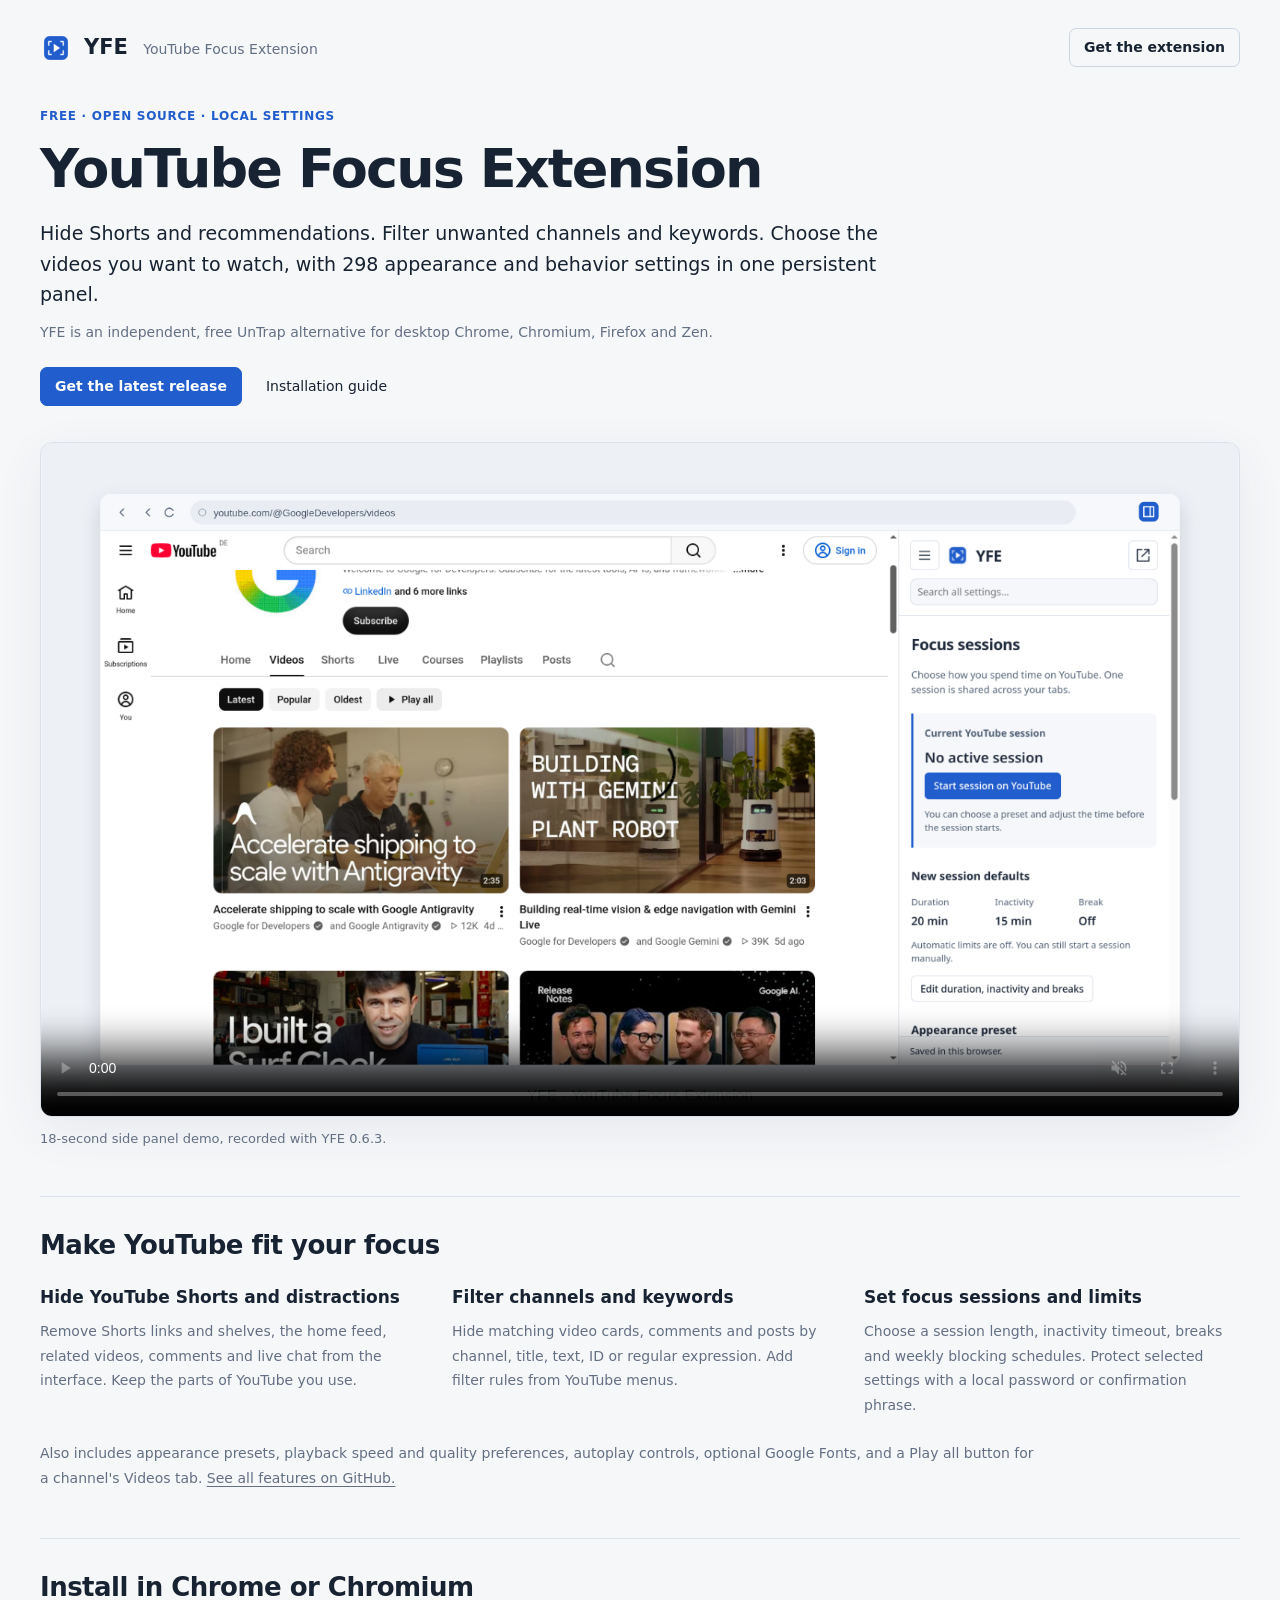
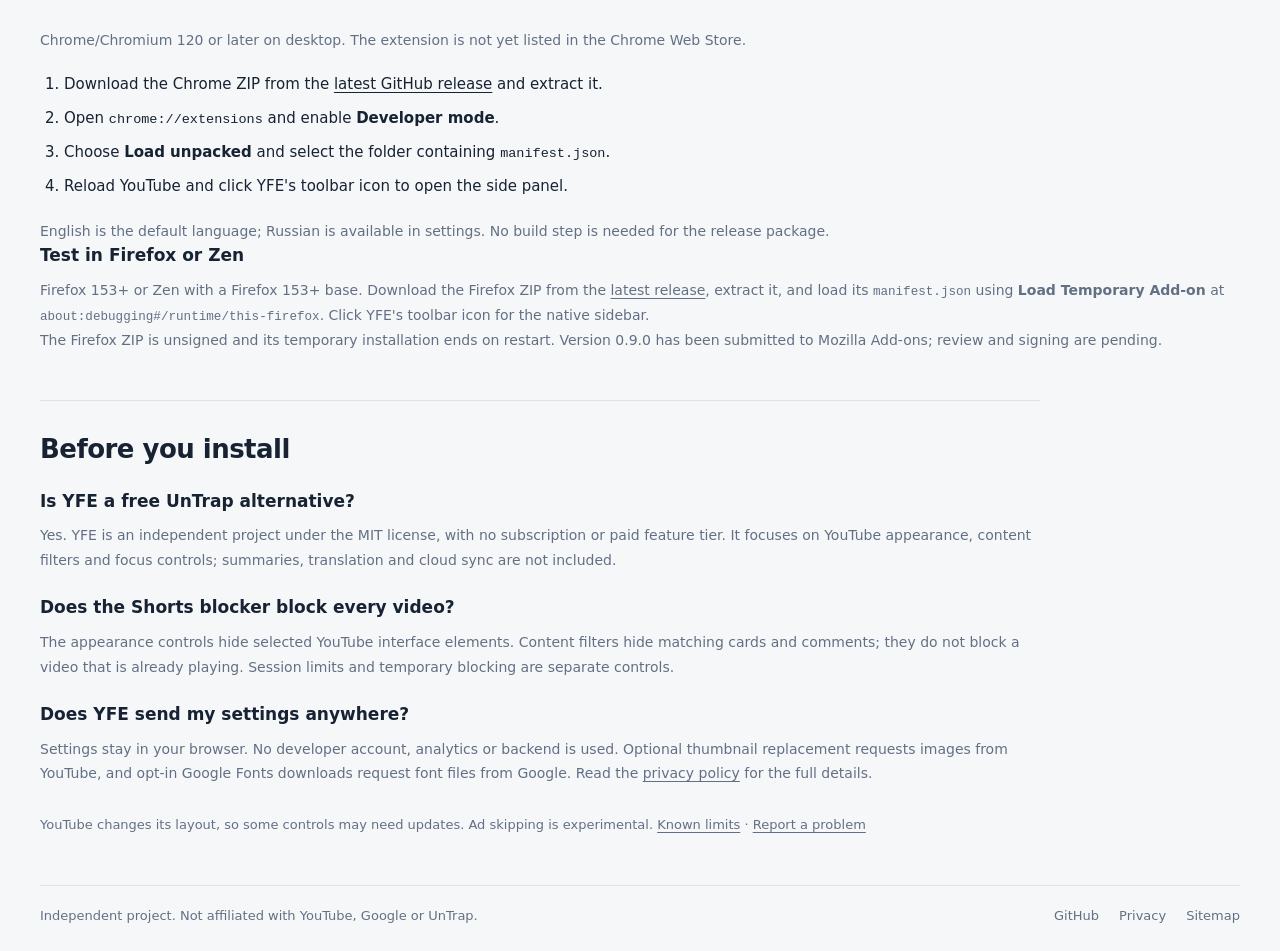
<file: docs/index.html>
<!doctype html>
<html lang="en">
<head>
  <meta charset="utf-8">
  <meta name="viewport" content="width=device-width,initial-scale=1">
  <meta name="description" content="Free, open-source YouTube focus extension for Chrome and Firefox/Zen. Hide Shorts, filter channels and keywords, and set focus sessions. An UnTrap alternative.">
  <meta name="robots" content="index,follow,max-image-preview:large">
  <meta http-equiv="Content-Security-Policy" content="default-src 'self'; script-src 'none'; style-src 'self'; img-src 'self'; media-src 'self'; connect-src 'none'; object-src 'none'; base-uri 'none'">
  <title>YFE — YouTube Focus Extension &amp; Shorts Blocker</title>
  <link rel="canonical" href="https://defaultperson.github.io/youtube-focus-extension/">
  <link rel="sitemap" type="application/xml" href="sitemap.xml">
  <meta property="og:type" content="website">
  <meta property="og:site_name" content="YFE — YouTube Focus Extension">
  <meta property="og:title" content="YFE — YouTube Focus Extension &amp; Shorts Blocker">
  <meta property="og:description" content="Hide Shorts and recommendations, filter channels and keywords, and set focus sessions. Free, open source, and local to your browser.">
  <meta property="og:url" content="https://defaultperson.github.io/youtube-focus-extension/">
  <meta property="og:image" content="https://defaultperson.github.io/youtube-focus-extension/media/poster.png?v=0.6.3-sidepanel">
  <meta property="og:image:alt" content="YFE's settings panel beside YouTube, with appearance controls and focus sessions">
  <meta name="twitter:card" content="summary_large_image">
  <meta name="twitter:title" content="YFE — YouTube Focus Extension &amp; Shorts Blocker">
  <meta name="twitter:description" content="A free, open-source UnTrap alternative for Chrome and Firefox/Zen. Hide Shorts, filter unwanted content, and focus on the videos you choose.">
  <meta name="twitter:image" content="https://defaultperson.github.io/youtube-focus-extension/media/poster.png?v=0.6.3-sidepanel">
  <link rel="icon" href="media/icon-32.png">
  <link rel="stylesheet" href="player.css">
  <script type="application/ld+json">
  {
    "@context": "https://schema.org",
    "@graph": [
      {
        "@type": "SoftwareApplication",
        "@id": "https://defaultperson.github.io/youtube-focus-extension/#extension",
        "name": "YFE — YouTube Focus Extension",
        "url": "https://defaultperson.github.io/youtube-focus-extension/",
        "description": "A free, open-source YouTube focus extension for Chrome and Firefox/Zen: hide Shorts and recommendations, filter channels and keywords, and manage focus sessions.",
        "applicationCategory": "BrowserApplication",
        "operatingSystem": "Windows, macOS, Linux",
        "softwareRequirements": "Chrome/Chromium 120+ or Firefox/Zen with Firefox 153+",
        "softwareVersion": "0.9.0",
        "isAccessibleForFree": true,
        "license": "https://opensource.org/license/mit",
        "downloadUrl": "https://github.com/DefaultPerson/youtube-focus-extension/releases/latest",
        "sameAs": "https://github.com/DefaultPerson/youtube-focus-extension",
        "offers": {"@type": "Offer", "price": "0", "priceCurrency": "USD"},
        "subjectOf": {"@id": "https://defaultperson.github.io/youtube-focus-extension/#demo"}
      },
      {
        "@type": "VideoObject",
        "@id": "https://defaultperson.github.io/youtube-focus-extension/#demo",
        "name": "YFE side panel demo: hide Shorts, add Play all, and start focusing",
        "description": "An 18-second demonstration of YFE 0.6.3 beside a YouTube channel: search settings, hide the Shorts link, enable Channel Play all and open focus sessions.",
        "thumbnailUrl": "https://defaultperson.github.io/youtube-focus-extension/media/poster.png?v=0.6.3-sidepanel",
        "contentUrl": "https://defaultperson.github.io/youtube-focus-extension/media/demo.mp4?v=0.6.3-sidepanel",
        "uploadDate": "2026-11-03T09:48:14+03:00",
        "duration": "PT18S",
        "inLanguage": "en"
      }
    ]
  }
  </script>
</head>
<body>
  <header><a class="brand" href="https://github.com/DefaultPerson/youtube-focus-extension"><img src="media/icon-32.png" width="32" height="32" alt=""><span>YFE <small>YouTube Focus Extension</small></span></a><a class="release" href="https://github.com/DefaultPerson/youtube-focus-extension/releases/latest">Get the extension</a></header>
  <main>
    <section class="intro" aria-labelledby="title">
      <p class="eyebrow">Free · Open source · Local settings</p>
      <h1 id="title">YouTube Focus Extension</h1>
      <p class="lead">Hide Shorts and recommendations. Filter unwanted channels and keywords. Choose the videos you want to watch, with 298 appearance and behavior settings in one persistent panel.</p>
      <p>YFE is an independent, free UnTrap alternative for desktop Chrome, Chromium, Firefox and Zen.</p>
      <div class="actions"><a class="release primary" href="https://github.com/DefaultPerson/youtube-focus-extension/releases/latest">Get the latest release</a><a href="#install">Installation guide</a></div>
    </section>
    <video id="demo" controls autoplay muted playsinline preload="metadata" poster="media/poster.png?v=0.6.3-sidepanel" aria-label="YFE 0.6.3 demo: use the side panel beside YouTube, hide the Shorts link, add Play all, and open focus sessions">
      <source src="media/demo.mp4?v=0.6.3-sidepanel" type="video/mp4">
      Your browser cannot play this video. <a href="https://github.com/DefaultPerson/youtube-focus-extension">View the project on GitHub.</a>
    </video>
    <p class="caption">18-second side panel demo, recorded with YFE 0.6.3.</p>
    <section class="content-section" aria-labelledby="features">
      <h2 id="features">Make YouTube fit your focus</h2>
      <div class="feature-grid">
        <article><h3>Hide YouTube Shorts and distractions</h3><p>Remove Shorts links and shelves, the home feed, related videos, comments and live chat from the interface. Keep the parts of YouTube you use.</p></article>
        <article><h3>Filter channels and keywords</h3><p>Hide matching video cards, comments and posts by channel, title, text, ID or regular expression. Add filter rules from YouTube menus.</p></article>
        <article><h3>Set focus sessions and limits</h3><p>Choose a session length, inactivity timeout, breaks and weekly blocking schedules. Protect selected settings with a local password or confirmation phrase.</p></article>
      </div>
      <p class="more-features">Also includes appearance presets, playback speed and quality preferences, autoplay controls, optional Google Fonts, and a Play all button for a channel's Videos tab. <a href="https://github.com/DefaultPerson/youtube-focus-extension#features">See all features on GitHub.</a></p>
    </section>
    <section id="install" class="content-section" aria-labelledby="install-title">
      <h2 id="install-title">Install in Chrome or Chromium</h2>
      <p>Chrome/Chromium 120 or later on desktop. The extension is not yet listed in the Chrome Web Store.</p>
      <ol>
        <li>Download the Chrome ZIP from the <a href="https://github.com/DefaultPerson/youtube-focus-extension/releases/latest">latest GitHub release</a> and extract it.</li>
        <li>Open <code>chrome://extensions</code> and enable <strong>Developer mode</strong>.</li>
        <li>Choose <strong>Load unpacked</strong> and select the folder containing <code>manifest.json</code>.</li>
        <li>Reload YouTube and click YFE's toolbar icon to open the side panel.</li>
      </ol>
      <p>English is the default language; Russian is available in settings. No build step is needed for the release package.</p>
      <h3>Test in Firefox or Zen</h3>
      <p>Firefox 153+ or Zen with a Firefox 153+ base. Download the Firefox ZIP from the <a href="https://github.com/DefaultPerson/youtube-focus-extension/releases/latest">latest release</a>, extract it, and load its <code>manifest.json</code> using <strong>Load Temporary Add-on</strong> at <code>about:debugging#/runtime/this-firefox</code>. Click YFE's toolbar icon for the native sidebar.</p>
      <p>The Firefox ZIP is unsigned and its temporary installation ends on restart. Version 0.9.0 has been submitted to Mozilla Add-ons; review and signing are pending.</p>
    </section>
    <section class="content-section questions" aria-labelledby="questions">
      <h2 id="questions">Before you install</h2>
      <h3>Is YFE a free UnTrap alternative?</h3>
      <p>Yes. YFE is an independent project under the MIT license, with no subscription or paid feature tier. It focuses on YouTube appearance, content filters and focus controls; summaries, translation and cloud sync are not included.</p>
      <h3>Does the Shorts blocker block every video?</h3>
      <p>The appearance controls hide selected YouTube interface elements. Content filters hide matching cards and comments; they do not block a video that is already playing. Session limits and temporary blocking are separate controls.</p>
      <h3>Does YFE send my settings anywhere?</h3>
      <p>Settings stay in your browser. No developer account, analytics or backend is used. Optional thumbnail replacement requests images from YouTube, and opt-in Google Fonts downloads request font files from Google. Read the <a href="privacy.html">privacy policy</a> for the full details.</p>
      <p class="limits">YouTube changes its layout, so some controls may need updates. Ad skipping is experimental. <a href="https://github.com/DefaultPerson/youtube-focus-extension#limits">Known limits</a> · <a href="https://github.com/DefaultPerson/youtube-focus-extension/issues">Report a problem</a></p>
    </section>
  </main>
  <footer><span>Independent project. Not affiliated with YouTube, Google or UnTrap.</span><nav aria-label="Project links"><a href="https://github.com/DefaultPerson/youtube-focus-extension">GitHub</a><a href="privacy.html">Privacy</a><a href="sitemap.xml">Sitemap</a></nav></footer>
</body>
</html>
</file>
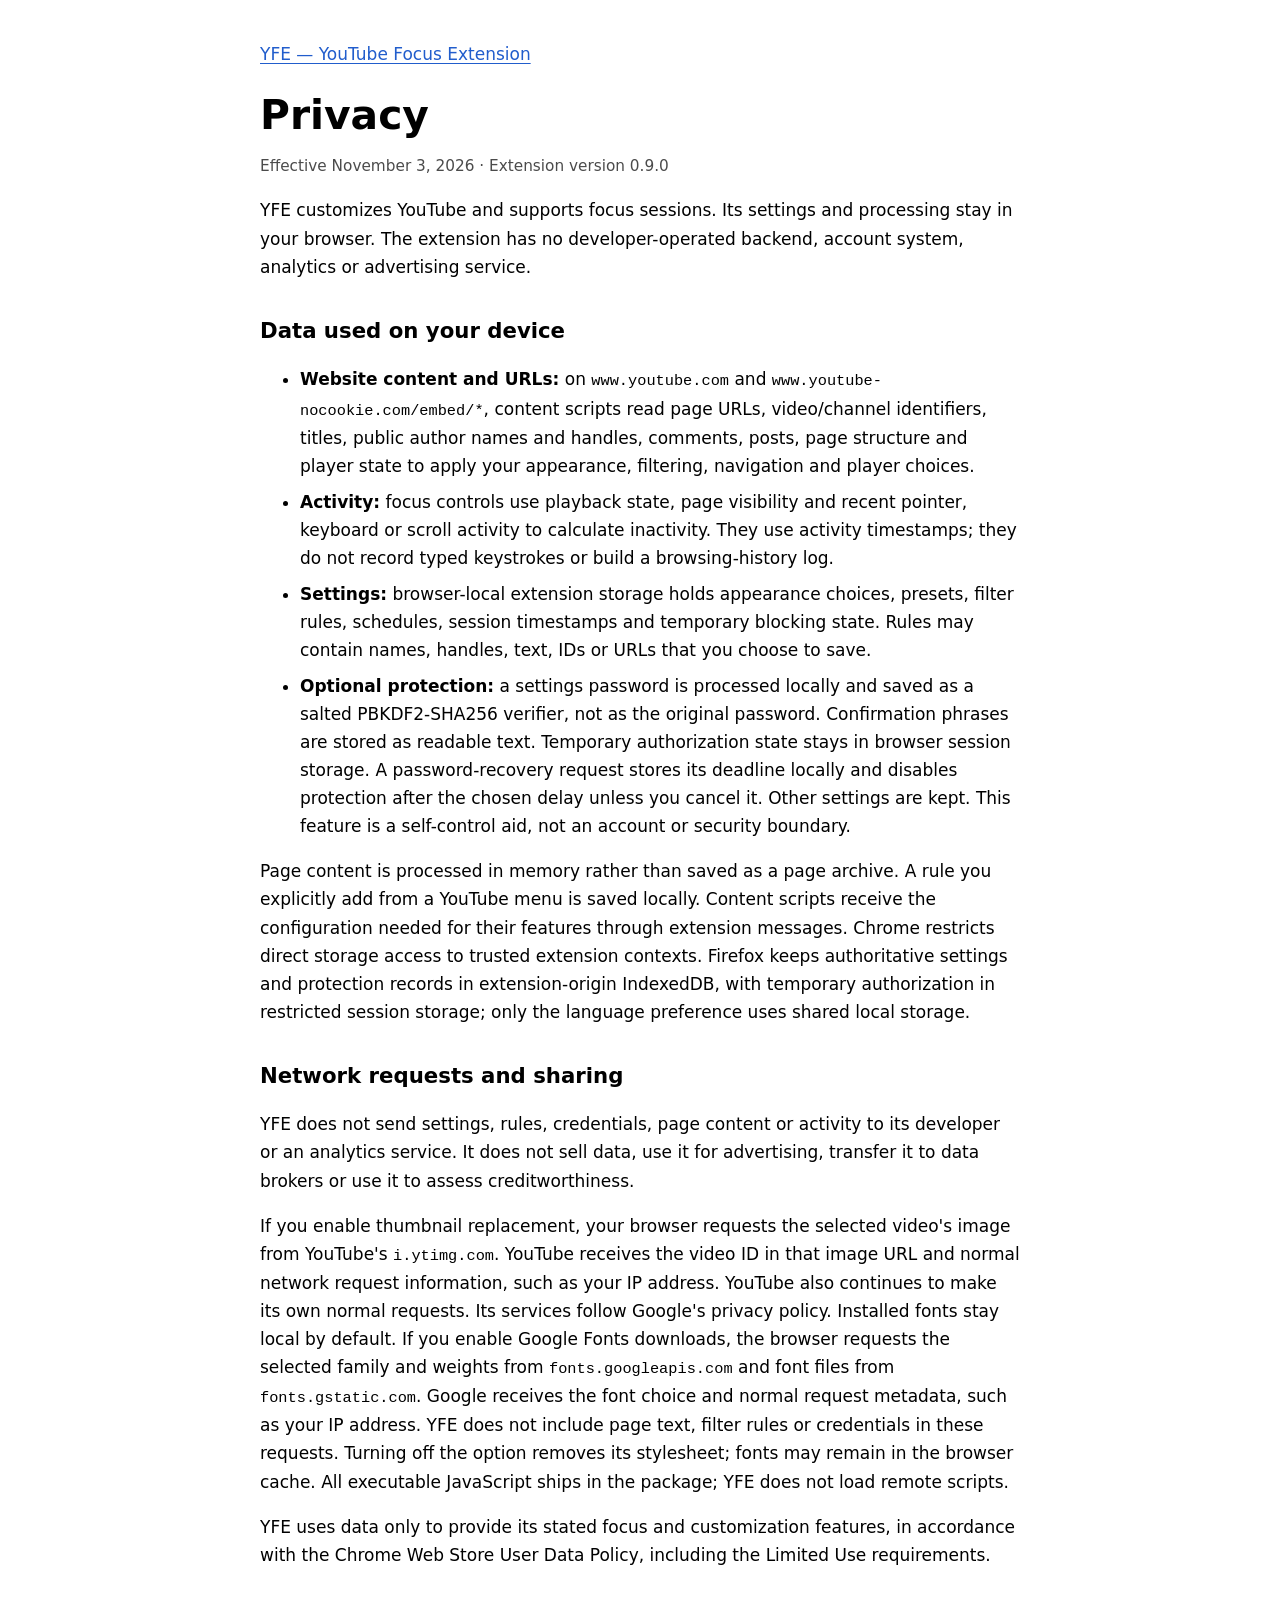
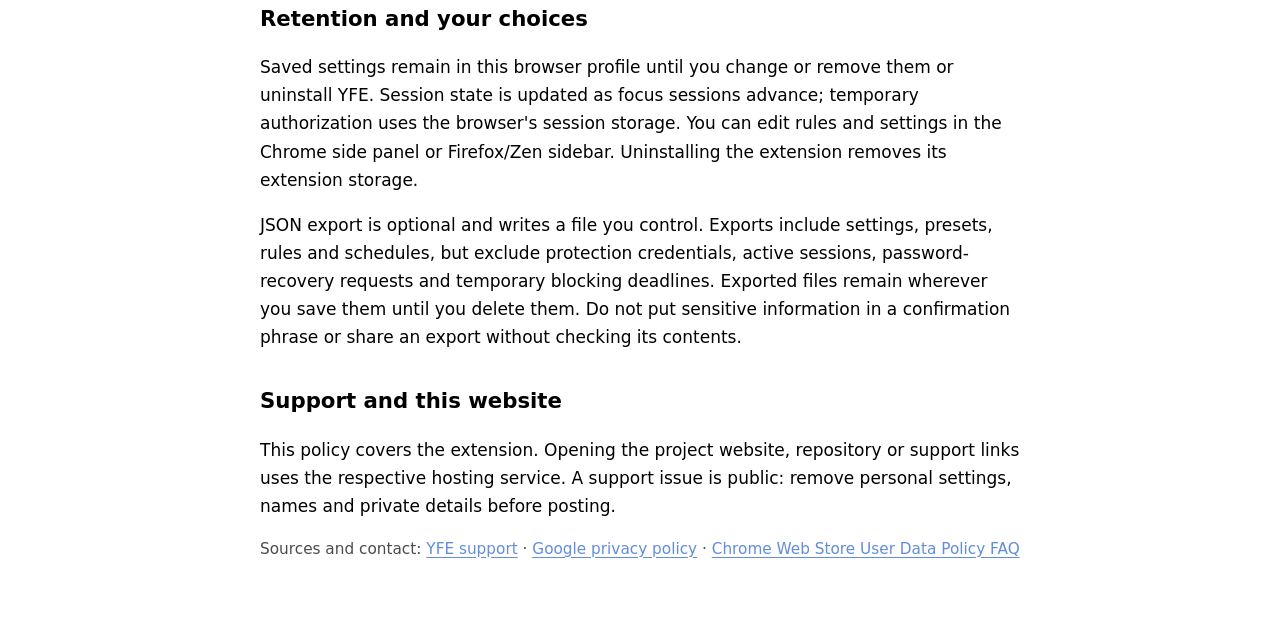
<file: docs/privacy.html>
<!doctype html>
<html lang="en">
<head>
  <meta charset="utf-8">
  <meta name="viewport" content="width=device-width, initial-scale=1">
  <meta name="description" content="How YFE processes YouTube content and stores settings locally.">
  <link rel="canonical" href="https://defaultperson.github.io/youtube-focus-extension/privacy.html">
  <title>Privacy — YFE</title>
  <style>
    :root { color-scheme: light dark; font: 17px/1.65 system-ui, sans-serif; }
    body { max-width: 760px; margin: 0 auto; padding: 40px 24px 64px; }
    a { color: #215dcc; text-underline-offset: .18em; }
    h1 { font-size: 2.4rem; line-height: 1.15; margin: 24px 0 12px; }
    h2 { font-size: 1.25rem; margin-top: 32px; }
    .meta { opacity: .7; font-size: .9rem; }
    li + li { margin-top: 8px; }
    code { font-size: .9em; overflow-wrap: anywhere; }
    @media (prefers-color-scheme: dark) { a { color: #8fb6ff; } }
  </style>
</head>
<body>
  <header><a href="./">YFE — YouTube Focus Extension</a></header>
  <main>
    <h1>Privacy</h1>
    <p class="meta">Effective November 3, 2026 · Extension version 0.9.0</p>
    <p>YFE customizes YouTube and supports focus sessions. Its settings and processing stay in your browser. The extension has no developer-operated backend, account system, analytics or advertising service.</p>

    <h2>Data used on your device</h2>
    <ul>
      <li><strong>Website content and URLs:</strong> on <code>www.youtube.com</code> and <code>www.youtube-nocookie.com/embed/*</code>, content scripts read page URLs, video/channel identifiers, titles, public author names and handles, comments, posts, page structure and player state to apply your appearance, filtering, navigation and player choices.</li>
      <li><strong>Activity:</strong> focus controls use playback state, page visibility and recent pointer, keyboard or scroll activity to calculate inactivity. They use activity timestamps; they do not record typed keystrokes or build a browsing-history log.</li>
      <li><strong>Settings:</strong> browser-local extension storage holds appearance choices, presets, filter rules, schedules, session timestamps and temporary blocking state. Rules may contain names, handles, text, IDs or URLs that you choose to save.</li>
      <li><strong>Optional protection:</strong> a settings password is processed locally and saved as a salted PBKDF2-SHA256 verifier, not as the original password. Confirmation phrases are stored as readable text. Temporary authorization state stays in browser session storage. A password-recovery request stores its deadline locally and disables protection after the chosen delay unless you cancel it. Other settings are kept. This feature is a self-control aid, not an account or security boundary.</li>
    </ul>
    <p>Page content is processed in memory rather than saved as a page archive. A rule you explicitly add from a YouTube menu is saved locally. Content scripts receive the configuration needed for their features through extension messages. Chrome restricts direct storage access to trusted extension contexts. Firefox keeps authoritative settings and protection records in extension-origin IndexedDB, with temporary authorization in restricted session storage; only the language preference uses shared local storage.</p>

    <h2>Network requests and sharing</h2>
    <p>YFE does not send settings, rules, credentials, page content or activity to its developer or an analytics service. It does not sell data, use it for advertising, transfer it to data brokers or use it to assess creditworthiness.</p>
    <p>If you enable thumbnail replacement, your browser requests the selected video's image from YouTube's <code>i.ytimg.com</code>. YouTube receives the video ID in that image URL and normal network request information, such as your IP address. YouTube also continues to make its own normal requests. Its services follow Google's privacy policy. Installed fonts stay local by default. If you enable Google Fonts downloads, the browser requests the selected family and weights from <code>fonts.googleapis.com</code> and font files from <code>fonts.gstatic.com</code>. Google receives the font choice and normal request metadata, such as your IP address. YFE does not include page text, filter rules or credentials in these requests. Turning off the option removes its stylesheet; fonts may remain in the browser cache. All executable JavaScript ships in the package; YFE does not load remote scripts.</p>
    <p>YFE uses data only to provide its stated focus and customization features, in accordance with the Chrome Web Store User Data Policy, including the Limited Use requirements.</p>

    <h2>Retention and your choices</h2>
    <p>Saved settings remain in this browser profile until you change or remove them or uninstall YFE. Session state is updated as focus sessions advance; temporary authorization uses the browser's session storage. You can edit rules and settings in the Chrome side panel or Firefox/Zen sidebar. Uninstalling the extension removes its extension storage.</p>
    <p>JSON export is optional and writes a file you control. Exports include settings, presets, rules and schedules, but exclude protection credentials, active sessions, password-recovery requests and temporary blocking deadlines. Exported files remain wherever you save them until you delete them. Do not put sensitive information in a confirmation phrase or share an export without checking its contents.</p>

    <h2>Support and this website</h2>
    <p>This policy covers the extension. Opening the project website, repository or support links uses the respective hosting service. A support issue is public: remove personal settings, names and private details before posting.</p>
    <p class="meta">Sources and contact: <a href="https://github.com/DefaultPerson/youtube-focus-extension/issues">YFE support</a> · <a href="https://policies.google.com/privacy">Google privacy policy</a> · <a href="https://developer.chrome.com/docs/webstore/program-policies/user-data-faq">Chrome Web Store User Data Policy FAQ</a></p>
  </main>
</body>
</html>
</file>
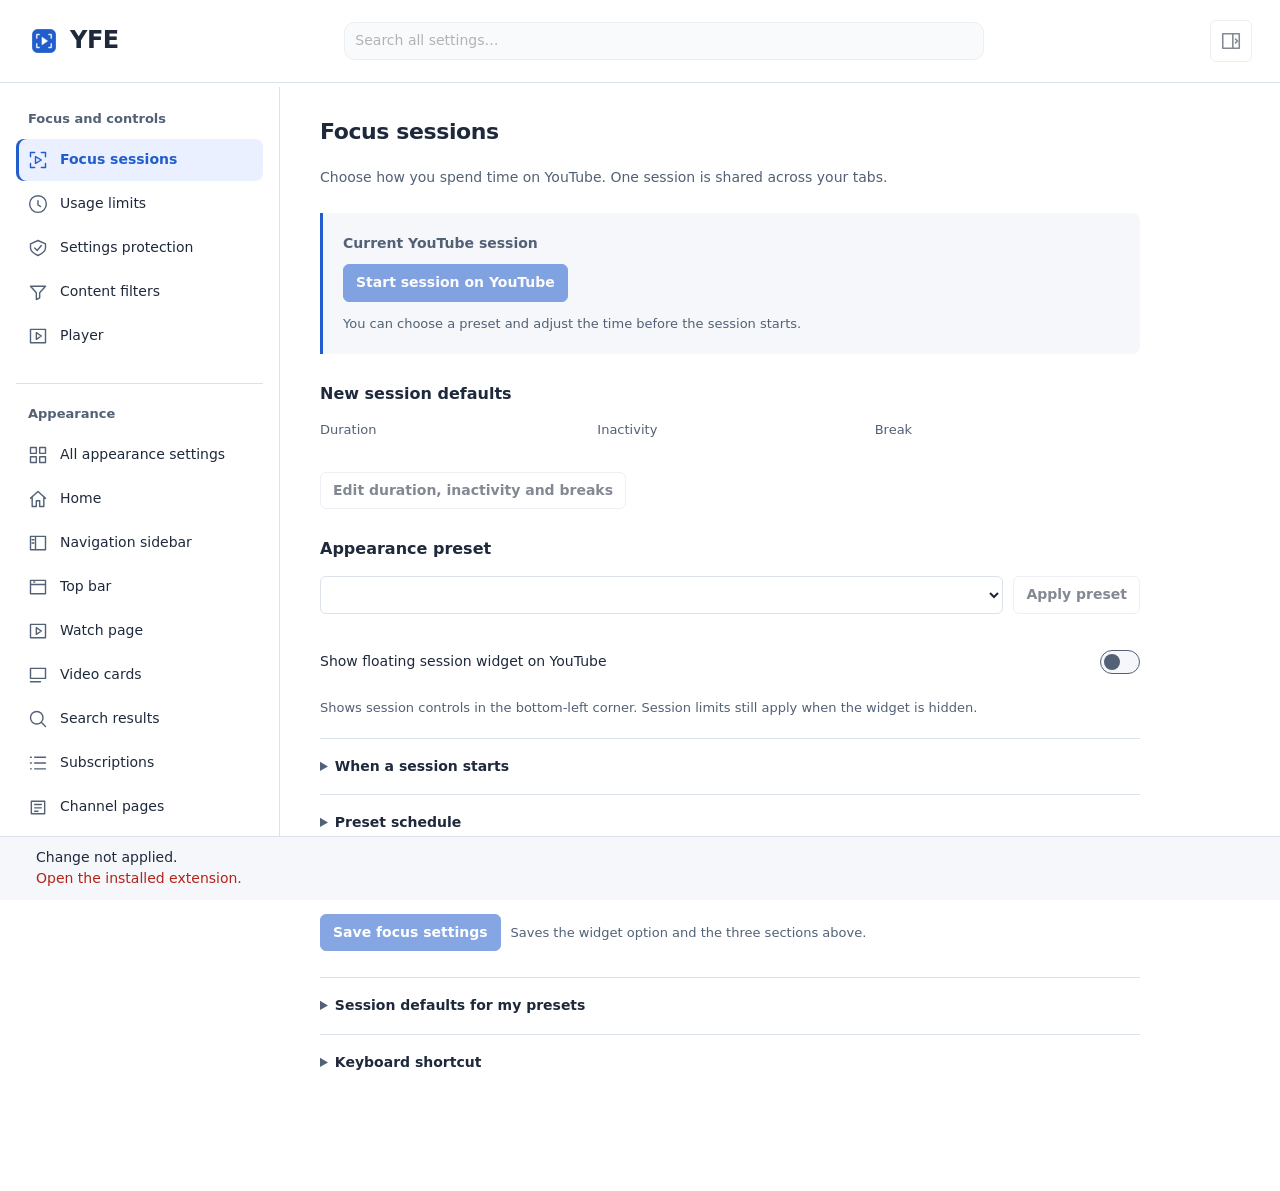
<file: extension/features.html>
<!doctype html>
<html lang="en">
<head><meta charset="utf-8"><title>YFE — Settings</title><script src="settings-redirect.js" defer></script></head>
<body><a href="options.html">Open all settings</a></body>
</html>
</file>
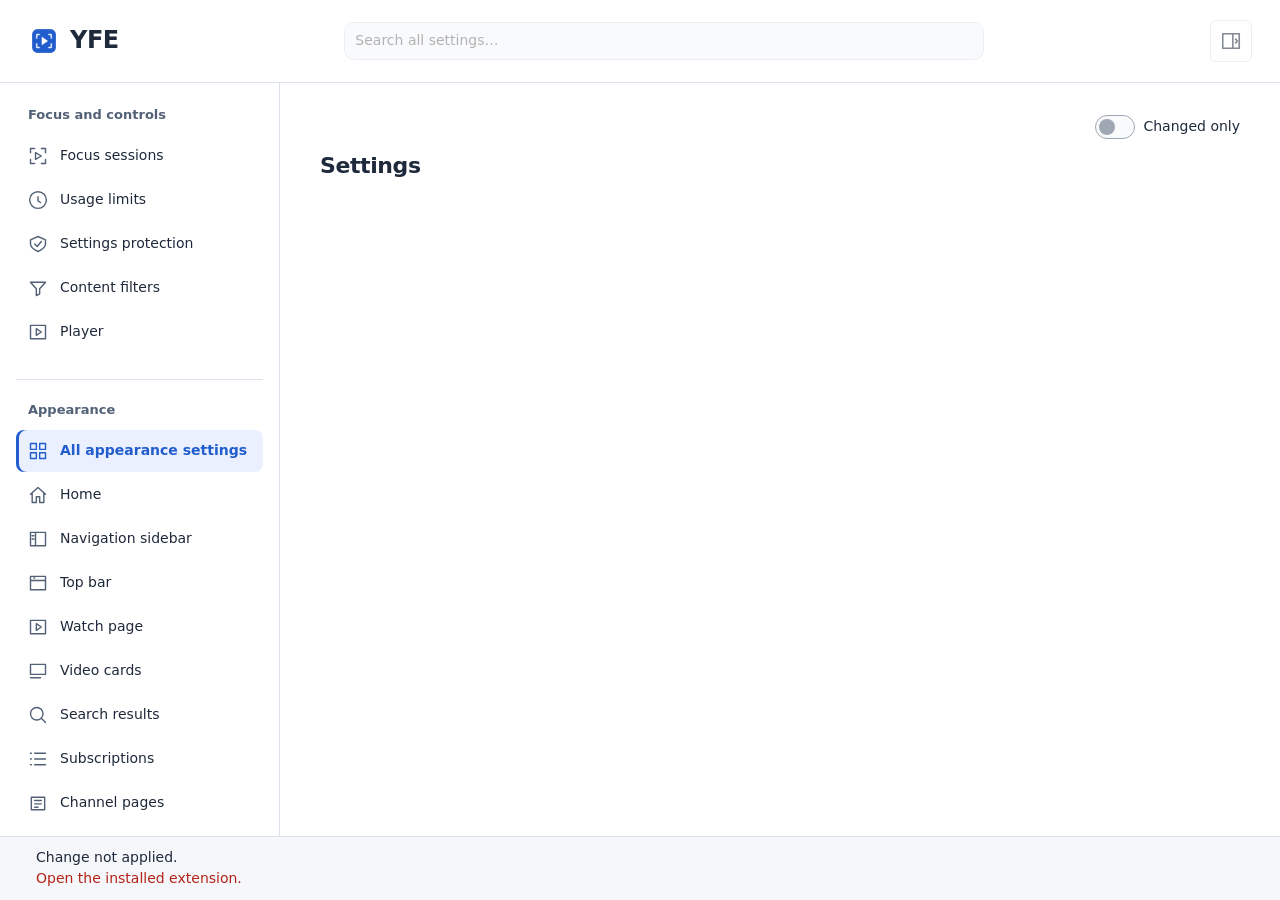
<file: extension/options.html>
<!doctype html>
<html lang="en">
<head>
  <meta charset="utf-8">
  <meta name="viewport" content="width=device-width, initial-scale=1">
  <title>Settings</title>
  <link rel="icon" href="icons/icon-32.png" type="image/png">
  <link rel="stylesheet" href="options.css">
  <link rel="stylesheet" href="features.css">
  <link rel="stylesheet" href="settings-ui.css">
  <script src="catalog.js" defer></script>
  <script src="locales.js" defer></script>
  <script src="platform.js" defer></script>
  <script src="i18n.js" defer></script>
  <script src="filter-rules.js" defer></script>
  <script src="feature-model.js" defer></script>
  <script src="core.js" defer></script>
  <script src="focus-entry-ui.js" defer></script>
  <script src="protection-ui.js" defer></script>
  <script src="ui-icons.js" defer></script>
  <script src="settings-ui.js" defer></script>
  <script src="options.js" defer></script>
  <script src="features.js" defer></script>
  <script src="focus-ui.js" defer></script>
  <script src="global-search.js" defer></script>
</head>
<body>
  <a class="skip-link" href="#settings">Skip to settings</a>
  <header class="app-header">
    <div class="brand"><button id="navigation-toggle" type="button" aria-label="Navigation" aria-controls="settings-navigation" aria-expanded="false"></button><img src="icons/icon-32.png" width="32" height="32" alt=""><h1>YFE</h1></div>
    <label class="global-search"><span class="visually-hidden">Search all settings</span><input id="search" type="search" placeholder="Search all settings…" autocomplete="off" aria-controls="search-results" disabled></label>
    <div class="header-actions"><button id="open-page" type="button" title="Open settings in a new tab" aria-label="Open settings in a new tab" hidden>↗</button><button id="open-panel" type="button" title="Open side panel" aria-label="Open side panel" hidden>⇥</button></div>
  </header>
  <div class="workspace">
    <aside class="sidebar">
      <div class="navigation-title"><span>Navigation</span><button id="navigation-close" type="button" aria-label="Close navigation"></button></div>
      <nav id="settings-navigation" aria-label="All settings sections"></nav>
      <p class="local-note">Settings are saved in this browser.</p>
    </aside>
    <main id="settings" tabindex="-1">
      <div id="appearance-panel" data-section="appearance">
      <div class="filter-bar">
        <label class="changed-filter"><input id="changed-only" type="checkbox" disabled> Changed only</label>
      </div>
      <div class="section-heading"><h2 id="section-title">Settings</h2><span id="result-count" class="muted"></span></div>
      <div id="option-groups"></div>
      <p id="empty-state" class="empty-state" hidden>No results. Change your search or turn off the filter.</p>
      </div>
      <section id="search-panel" hidden aria-labelledby="search-title"><div class="section-heading"><h2 id="search-title">Search all settings</h2><button id="clear-search" type="button">Clear search</button></div><p id="search-count" class="muted" role="status"></p><div id="search-results"></div><p id="search-empty" class="empty-state" hidden>No settings found.</p></section>
      <section data-section="general" hidden><h2>General settings</h2><p class="muted">Your changes are saved automatically.</p><label class="language-field" for="interface-language">Interface language<select id="interface-language"><option value="en" lang="en" translate="no">English</option><option value="ru" lang="ru" translate="no">Русский</option></select></label><p class="muted">Choose the language used in settings and on YouTube.</p></section>
      <section id="presets-panel" data-section="presets" hidden aria-labelledby="presets-title">
        <h2 id="presets-title">Presets and backup</h2>
        <p class="muted">A preset replaces your appearance settings. The extension on/off switch stays as it is.</p>
        <h3>Built-in presets</h3><div id="built-in-presets" class="preset-list"></div>
        <div id="previous-appearance" class="restore-appearance" hidden><h3>Previous appearance</h3><p class="muted">Your appearance is saved before applying a built-in preset.</p><button id="restore-appearance" type="button">Restore previous appearance</button></div>
        <h3>My presets</h3><div id="custom-presets" class="preset-list"></div>
        <form id="save-preset" class="inline-form"><label for="preset-name">New preset name</label><div class="inline-actions"><input id="preset-name" maxlength="60" required placeholder="For example, Quiet evening"><button type="submit">Save current appearance</button></div></form>
        <h3>Settings file</h3><p class="muted">The JSON file includes appearance, presets, usage limits, filters and player settings. Settings protection, passwords and active timers are not exported. Older version 1 files only change appearance and presets.</p>
        <div class="inline-actions"><button id="export" type="button">Export JSON</button><button id="import" type="button">Import JSON</button><input id="import-file" type="file" accept=".json,application/json" hidden></div>
        <div class="reset-area"><h3>Reset appearance</h3><p class="muted">Restore the default appearance and turn the extension on. Saved presets will be kept.</p><button id="reset-all" class="danger" type="button">Reset all appearance settings…</button></div>
      </section>
      <section data-section="restrictions" hidden>
        <h2>Usage limits</h2><p id="session-status" class="muted" role="status"></p><button id="end-session" type="button" hidden>End session</button>
        <form id="restrictions-form">
          <label class="check"><input id="restriction-enabled" type="checkbox"> Enable usage limits</label>
          <fieldset><legend>Block schedule</legend><p class="muted">Uses your computer’s local time. Overnight periods belong to the selected start day. Matching start and end times mean a full day; overlapping periods are combined.</p><div id="schedule-rows"></div><button id="add-schedule" type="button">Add period</button></fieldset>
          <fieldset><legend>Before a new session</legend>
            <label class="check"><input id="entry-enabled" type="checkbox"> Pause and confirm before starting</label>
            <label>Message<textarea id="entry-message" maxlength="1000" rows="2"></textarea></label>
            <label>Pause in seconds<input id="entry-seconds" type="number" min="0" max="300" required></label>
            <label>Countdown display<select id="entry-countdown"><option value="hidden">Hidden</option><option value="subtle">Progress bar</option><option value="detailed">Seconds</option></select></label>
            <label>Phrase to type (optional)<textarea id="entry-phrase" maxlength="1000" rows="2"></textarea></label>
          </fieldset>
          <fieldset><legend>Session length</legend>
            <label class="check"><input id="session-enabled" type="checkbox"> Limit session time</label>
            <div class="form-grid"><label>Time limit in minutes (0 = unlimited)<input id="session-minutes" type="number" min="0" max="1440" required></label><label>Idle timeout in minutes (0 = off)<input id="idle-minutes" type="number" min="0" max="1440" required></label><label>Break after each session, in minutes<input id="cooldown-minutes" type="number" min="0" max="1440" required></label></div>
            <label class="check"><input id="allow-skip" type="checkbox"> Allow ending a break early</label>
            <label>Phrase to end a break (leave blank for none)<textarea id="cooldown-phrase" maxlength="1000" rows="2"></textarea></label>
            <p class="muted">All tabs share one session. Time runs from the moment it starts. Playback, including background playback, resets the idle timer. Before starting, you can adjust the length and idle timeout for that session only. When session limits are off, the entry confirmation returns after 15 minutes of inactivity.</p>
          </fieldset>
          <button type="submit" class="primary">Save usage limits</button><p class="muted">Saving these settings ends the current session.</p>
        </form>
        <fieldset><legend>Block now</legend><div class="inline-actions"><label>Minutes<input id="temporary-minutes" type="number" min="1" max="10080" value="30"></label><button id="temporary-start" type="button">Start block</button><button id="temporary-stop" type="button">End temporary block</button></div><p class="muted">The block schedule still applies. Settings protection also applies to this action.</p></fieldset>
      </section>
      <section data-section="protection" hidden>
        <h2>Settings protection</h2><p class="muted">Require confirmation for changes within the extension. The browser user can still remove the extension or change its data using developer tools.</p>
        <form id="protection-form">
          <label class="check"><input id="protection-enabled" type="checkbox"> Enable settings protection</label>
          <label>Method<select id="protection-method"><option value="password">Password</option><option value="phrase">Confirmation phrase</option></select></label>
          <label>New password or phrase<input id="new-credential" type="password" maxlength="200" autocomplete="new-password"></label>
          <label>Repeat new password or phrase<input id="repeat-credential" type="password" maxlength="200" autocomplete="new-password"></label>
          <p class="muted">Use 8–200 characters. Leave both fields blank to keep the current credential. A phrase is shown during confirmation. A password is never shown and only a verification value is stored. Forgotten passwords cannot be reset by email.</p>
          <label>After confirmation<select id="protection-duration"><option value="single">Allow one change</option><option value="5m">Allow changes in this tab for 5 minutes</option></select></label>
          <label>Recovery delay (minutes)<input id="recovery-minutes" type="number" min="1" max="43200" step="1" required value="1440"></label>
          <p class="muted">For forgotten passwords: 1–43200 minutes, 1440 = 24 hours. Changing this delay requires authorization. Saving protection settings cancels any pending reset.</p>
          <fieldset><legend>Protect these settings</legend><div id="protection-scopes"></div></fieldset>
          <div class="inline-actions"><button type="submit" class="primary">Save protection settings</button><button id="lock-protection" type="button">Lock again</button></div>
          <p class="muted">Changing or turning off protection requires valid authorization.</p>
        </form>
        <fieldset><legend>Forgotten password</legend>
          <p class="muted">Request a delayed reset without your password. Protection stays active while you wait, then turns off automatically. Other settings are kept. You can cancel before the deadline; closing the browser does not cancel the request.</p>
          <p id="recovery-status" role="status" aria-live="polite"></p>
          <p id="recovery-deadline" hidden><span>Protection turns off at:</span> <time id="recovery-time"></time></p>
          <div class="inline-actions"><button id="request-recovery" type="button">Request password reset</button><button id="cancel-recovery" type="button" hidden>Cancel reset request</button></div>
        </fieldset>
      </section>
      <section data-section="filters" hidden>
        <h2>Content filters</h2>
        <form id="filters-form">
          <label class="check"><input id="filters-enabled" type="checkbox"> Enable content filters</label>
          <label class="check"><input id="filter-buttons" type="checkbox"> Show filter buttons on YouTube</label>
          <p class="muted">One rule per line. Channels: exact name, @handle, ID or URL. Videos: part of a title, ID or URL. Comments and posts: part of the text, ID or URL. Text matching ignores case; channel IDs are case-sensitive. The video you are watching is not blocked. On watch pages, filters apply to recommendations and comments.</p>
          <p class="muted">Regular expressions: /pattern/i with the flags i, m, s, u. Groups (…), (?:…), alternatives | and repetitions *, +, ? are supported, along with character classes, dots and anchors. Lookarounds, backreferences and {…} are not supported. Maximum pattern length: 128 characters.</p>
          <label>Channels<textarea id="filter-channels" rows="5" spellcheck="false"></textarea></label>
          <label>Videos<textarea id="filter-videos" rows="5" spellcheck="false"></textarea></label>
          <label>Comments<textarea id="filter-comments" rows="5" spellcheck="false"></textarea></label>
          <label>Posts<textarea id="filter-posts" rows="5" spellcheck="false"></textarea></label>
          <button type="submit" class="primary">Save filters</button>
        </form>
      </section>
      <section data-section="player" hidden>
        <h2>Player</h2>
        <form id="player-form">
          <label class="check"><input id="player-enabled" type="checkbox"> Enable player settings</label>
          <label>Preferred quality<select id="player-quality"></select></label><p class="muted">If the preferred quality is unavailable, an available quality is used. Turning this off restores automatic quality selection by YouTube.</p>
          <label>Default playback speed<select id="player-speed"></select></label>
          <p class="muted">Set the initial speed for each video. You can still change it in YouTube for the current video. Ads and feed previews keep their own speed.</p>
          <label class="check"><input id="auto-fullscreen" type="checkbox"> Enter fullscreen automatically</label>
          <p class="muted">On watch pages and embedded players, enter fullscreen when playback starts. If the browser requires a gesture, press Play. Exiting fullscreen keeps it off for the current video.</p>
          <label class="check"><input id="native-controls" type="checkbox"> Use native video controls</label>
          <label class="check"><input id="disable-autoplay" type="checkbox"> Stop videos from playing automatically when opened</label>
          <label class="check"><input id="disable-next" type="checkbox"> Stop the next video from playing automatically</label>
          <label class="check"><input id="skip-ads" type="checkbox"> Click the ad skip button when available</label>
          <label class="check"><input id="seek-ads" type="checkbox"> Try to seek past separate ad videos</label>
          <p class="muted">Experimental: seeking is attempted only when an ad is detected and its video supports seeking. Ads embedded in the main stream and ads that prevent seeking may remain. Native controls and quality selection depend on the current YouTube player.</p>
          <button type="submit" class="primary">Save player settings</button>
        </form>
      </section>
    </main>
  </div>
  <footer class="status-bar"><p id="save-status" role="status" aria-live="polite">Loading settings…</p><p id="error" role="alert" hidden></p></footer>
  <dialog id="confirm-dialog" aria-labelledby="confirm-title" aria-describedby="confirm-description"><form method="dialog"><h2 id="confirm-title"></h2><p id="confirm-description"></p><div class="dialog-actions"><button value="cancel" autofocus>Cancel</button><button id="confirm-action" value="confirm" class="primary">Confirm</button></div></form></dialog>
  <dialog id="recovery-dialog" aria-labelledby="recovery-title"><form method="dialog"><h2 id="recovery-title">Request password reset?</h2><p>Protection will turn off after the saved recovery delay. Until then, protected settings still require your password. You can cancel the request in Settings protection.</p><p><span>Waiting time (minutes):</span> <strong id="recovery-wait"></strong></p><div class="dialog-actions"><button value="cancel" autofocus>Cancel</button><button value="confirm">Request reset</button></div></form></dialog>
</body>
</html>
</file>
<file: docs/player.css>
:root{color-scheme:light dark;font:16px/1.5 system-ui,sans-serif;color:#172332;background:#f6f7f9}*{box-sizing:border-box}body{max-width:1440px;margin:auto;padding:28px 40px}header,footer{display:flex;align-items:center;justify-content:space-between;gap:20px}a{color:inherit;text-decoration:none}a:hover{text-decoration:underline}.brand{display:flex;gap:12px;align-items:center;font-size:21px;font-weight:700}.brand small{font-size:14px;font-weight:400;margin-left:8px;color:#637084}.release{font-size:14px;font-weight:600;padding:8px 14px;border:1px solid #ccd5e2;border-radius:7px}main{margin:32px 0 24px}video{display:block;width:100%;max-height:75vh;aspect-ratio:16/9;background:#f2f3f5;border:1px solid #dce2eb;border-radius:12px;box-shadow:0 14px 48px #18365a12}.caption{display:flex;align-items:baseline;justify-content:space-between;gap:20px;margin-top:20px}h1{font-size:19px;font-weight:600;margin:0}p{font-size:14px;color:#637084;margin:0}footer{font-size:13px;color:#637084;border-top:1px solid #dce2eb;padding-top:20px}nav{display:flex;gap:24px}:focus-visible{outline:3px solid #215dcc;outline-offset:4px}@media(max-width:700px){body{padding:18px}.brand small{display:block;margin:0;font-size:11px}.brand{font-size:18px;gap:6px}.release{font-size:12px;padding:7px 9px}.caption{display:block}.caption p{margin-top:8px}h1{font-size:17px}main{margin-top:24px}video{border-radius:8px}}@media(prefers-color-scheme:dark){:root{color:#e7edf5;background:#14191f}.brand small,p,footer{color:#a3afc0}.release,video,footer{border-color:#35404e}video{background:#1e2630;box-shadow:none}}
.intro{max-width:850px;margin:40px 0 36px}.intro .eyebrow{font-size:12px;font-weight:650;letter-spacing:.06em;text-transform:uppercase;color:#215dcc}.intro h1{font-size:clamp(30px,5vw,54px);line-height:1.1;letter-spacing:-.035em;margin:14px 0 20px}.intro .lead{font-size:19px;line-height:1.6;color:inherit;margin-bottom:12px}.actions{display:flex;align-items:center;flex-wrap:wrap;gap:24px;margin-top:24px;font-size:14px}.primary{background:#215dcc;color:#fff;border-color:#215dcc}.caption{display:block;font-size:13px;margin-top:12px}.content-section{border-top:1px solid #dce2eb;margin-top:48px;padding-top:32px;scroll-margin-top:24px}h2{font-size:26px;line-height:1.25;letter-spacing:-.02em;margin:0 0 24px}h3{font-size:17px;line-height:1.4;margin:0 0 10px}.feature-grid{display:grid;grid-template-columns:repeat(3,minmax(0,1fr));gap:36px}.more-features{margin-top:24px;max-width:1000px}.content-section p{line-height:1.75}.content-section a{text-decoration:underline;text-underline-offset:3px}.content-section ol{font-size:15px;line-height:1.7;padding-left:24px;margin:20px 0}.content-section li+li{margin-top:8px}code{font-size:.9em;overflow-wrap:anywhere}.questions{max-width:1000px}.questions h3{margin-top:24px}.questions .limits{margin-top:28px;font-size:13px}footer{margin-top:48px;flex-wrap:wrap}footer nav{flex-wrap:wrap;gap:20px}.brand,.release{flex-shrink:0}#demo{scroll-margin-top:20px}@media(max-width:700px){header{gap:10px}.intro{margin:28px 0}.intro .lead{font-size:17px}.feature-grid{grid-template-columns:1fr;gap:24px}.content-section{margin-top:32px;padding-top:24px}h2{font-size:23px}.content-section ol{padding-left:20px}footer{gap:16px}.intro h1{font-size:34px}}@media(prefers-color-scheme:dark){.intro .eyebrow{color:#94b5ff}.content-section{border-color:#35404e}.primary{background:#94b5ff;border-color:#94b5ff;color:#11213d}}
</file>
<file: extension/options.css>
:root { color-scheme: light dark; --bg: #fff; --surface: #f5f7fa; --ink: #1e293b; --muted: #526176; --line: #dce2eb; --blue: #215dcc; --blue-soft: #eaf0ff; --error: #b42318; --focus: #3976ec; font: 14px/1.55 system-ui, sans-serif; }
* { box-sizing: border-box; }
body { margin: 0; background: var(--bg); color: var(--ink); font: inherit; }
button, input, select { font: inherit; }
button, input, select { border: 1px solid var(--line); border-radius: 6px; color: var(--ink); background: var(--bg); }
button { min-height: 36px; padding: 7px 12px; cursor: pointer; font-weight: 550; }
button:hover { border-color: var(--blue); background: var(--blue-soft); }
button:disabled, input:disabled, select:disabled { opacity: .55; cursor: wait; }
input:not([type=checkbox]):not([type=color]), select { min-height: 38px; padding: 7px 10px; }
input[type=checkbox] { width: 18px; height: 18px; margin: 0; accent-color: var(--blue); flex-shrink: 0; cursor: pointer; }
input[type=color] { width: 52px; height: 36px; padding: 3px; cursor: pointer; }
:focus-visible { outline: 3px solid var(--focus); outline-offset: 3px; }
.protection-dialog input { display: block; width: 100%; margin: 10px 0 20px; }
h1, h2, h3, p { margin-top: 0; }
h1 { font-size: 23px; letter-spacing: -.6px; margin-bottom: 2px; }
h2 { font-size: 22px; letter-spacing: -.4px; margin-bottom: 16px; }
h3 { font-size: 16px; margin-bottom: 14px; }
.app-header { max-width: 1280px; margin: auto; display: flex; justify-content: space-between; align-items: center; gap: 24px; padding: 27px 36px 23px; border-bottom: 1px solid var(--line); }
.app-header p { color: var(--muted); margin: 0; }
.enable-control { display: flex; align-items: center; gap: 10px; font-weight: 650; white-space: nowrap; }
.workspace { max-width: 1280px; margin: auto; display: grid; grid-template-columns: 235px minmax(0, 1fr); min-height: calc(100vh - 175px); }
.sidebar { padding: 24px 16px 80px 24px; border-right: 1px solid var(--line); }
.nav-button { display: block; text-align: left; width: 100%; border: 0; background: transparent; margin: 2px 0; padding: 9px 12px; font-weight: 500; }
.nav-button[aria-current=page] { background: var(--blue-soft); color: var(--blue); font-weight: 650; }
#show-presets { border-top: 1px solid var(--line); border-radius: 0; margin-top: 16px; padding-top: 16px; }
.local-note { color: var(--muted); font-size: 12px; margin: 24px 12px 0; }
main { padding: 28px 36px 100px; min-width: 0; }
.filter-bar { display: flex; flex-wrap: wrap; align-items: center; gap: 16px; margin-bottom: 28px; }
.search-field { flex: 1 1 230px; }
.search-field input { width: 100%; background: var(--surface); }
.changed-filter { display: flex; gap: 8px; align-items: center; font-size: 13px; }
.section-heading { display: flex; gap: 16px; justify-content: space-between; align-items: baseline; padding-bottom: 20px; }
.muted, #result-count { color: var(--muted); }
.option-group { margin-bottom: 30px; }
.option-group h3 { padding: 9px 0; border-bottom: 1px solid var(--line); color: var(--muted); font-size: 13px; font-weight: 650; }
.option-row { display: grid; grid-template-columns: minmax(0,1fr) auto 32px; align-items: center; gap: 18px; padding: 13px 0; border-bottom: 1px solid var(--line); }
.option-row:last-child { border-bottom: 0; }
.option-copy label { display: block; cursor: pointer; font-weight: 550; }
.option-copy p { color: var(--muted); font-size: 14px; margin: 5px 0 0; max-width: 64ch; }
.option-row.is-changed .option-copy label::after { content: ""; display: inline-block; width: 6px; height: 6px; margin: 0 0 2px 8px; border-radius: 50%; background: var(--blue); }
.option-row select { max-width: 220px; }
.color-control { display: flex; align-items: center; gap: 8px; }
.color-state { color: var(--muted); font-size: 12px; min-width: 62px; }
.default-color input { opacity: .55; }
.reset-option { border: 0; padding: 2px; width: 30px; min-height: 30px; font-size: 19px; color: var(--muted); }
.empty-state { padding: 36px 0; color: var(--muted); }
#presets-panel { max-width: 720px; }
#presets-panel > h2 { margin-bottom: 10px; }
#presets-panel > h3 { margin-top: 30px; }
.preset-list { display: grid; gap: 8px; }
.preset-item { display: flex; gap: 8px; align-items: center; justify-content: space-between; border-bottom: 1px solid var(--line); padding: 9px 0; }
.preset-item > span { overflow-wrap: anywhere; }
.preset-actions, .inline-actions { display: flex; gap: 8px; align-items: center; flex-wrap: wrap; }
.inline-form { margin-top: 20px; }
.inline-form label { display: block; margin-bottom: 7px; font-weight: 550; }
.inline-actions input { flex: 1 1 180px; min-width: 0; }
.reset-area { border-top: 1px solid var(--line); margin-top: 32px; padding-top: 24px; }
.danger { color: var(--error); }
.primary { background: var(--blue); color: #fff; border-color: var(--blue); }
.primary:hover { color: var(--blue); }
.status-bar { position: fixed; bottom: 0; left: 0; width: 100%; background: var(--surface); border-top: 1px solid var(--line); padding: 10px 28px; font-size: 12px; z-index: 2; }
.status-bar p { max-width: 1208px; margin: 0 auto; }
#error { color: var(--error); overflow-wrap: anywhere; }
dialog { width: min(480px, calc(100% - 32px)); color: var(--ink); background: var(--bg); border: 1px solid var(--line); border-radius: 10px; padding: 26px; }
dialog::backdrop { background: rgb(15 23 42 / .45); }
dialog h2 { margin-bottom: 12px; }
.dialog-actions { display: flex; justify-content: flex-end; gap: 8px; margin-top: 24px; }
.skip-link { position: fixed; top: -60px; left: 15px; background: var(--bg); color: var(--blue); padding: 10px; z-index: 5; }
.skip-link:focus { top: 8px; }
.visually-hidden { position: absolute; width: 1px; height: 1px; padding: 0; margin: -1px; overflow: hidden; clip-path: inset(50%); white-space: nowrap; border: 0; }
[hidden] { display: none !important; }
.popup { width: 350px; min-width: 300px; padding: 20px; }
.popup h1 { font-size: 20px; }
.popup-header { display: flex; justify-content: space-between; align-items: center; gap: 16px; margin-bottom: 18px; }
.popup .option-row { grid-template-columns: minmax(0, 1fr) auto; gap: 14px; }
.popup main { padding: 0; }
.popup .option-copy label { font-size: 13px; }
.popup-open { display: block; width: 100%; margin-top: 20px; }
.popup-status { font-size: 12px; color: var(--muted); margin: 12px 0 0; }
.popup #error { font-size: 12px; margin: 8px 0 0; }
@media (prefers-color-scheme: dark) { :root { --bg: #161c26; --surface: #202938; --ink: #edf1f7; --muted: #adb9ca; --line: #364255; --blue: #92b7ff; --blue-soft: #253653; --error: #ffaaa3; --focus: #92b7ff; } .primary { color: #162137; } }
@media (max-width: 720px) { .app-header { padding: 20px; gap: 12px; } .app-header p { font-size: 12px; } .workspace { grid-template-columns: minmax(0,1fr); } .sidebar { border-right: 0; border-bottom: 1px solid var(--line); padding: 10px 14px; } #categories { display: flex; gap: 4px; overflow-x: auto; } .nav-button { width: auto; white-space: nowrap; flex-shrink: 0; font-size: 13px; } #show-presets { margin: 5px 0 0; border-top: 0; padding-top: 9px; } .local-note { display: none; } main { padding: 22px 20px 100px; } .option-row { gap: 10px; } .option-row select { max-width: 140px; } .section-heading { align-items: start; } }
</file>
<file: extension/features.css>
fieldset { border: 1px solid var(--line); border-radius: 8px; padding: 18px; margin: 22px 0; }
legend { font-weight: 650; padding: 0 6px; }
form > label, fieldset > label, .schedule-row > label { display: grid; gap: 8px; margin: 16px 0; }
fieldset > legend + * { margin-top: 0; }
fieldset > :last-child { margin-bottom: 0; }
.inline-actions > label { display: grid; gap: 8px; min-width: 0; }
.inline-actions:has(> label) { align-items: end; }
.inline-actions + .muted, form > button + .muted { margin-top: 12px; }
.check { display: flex !important; align-items: center; gap: 10px; }
textarea { box-sizing: border-box; width: 100%; border: 1px solid var(--line); border-radius: 6px; background: var(--bg); color: var(--ink); padding: 10px; font: inherit; resize: vertical; }
input[type=number] { max-width: 170px; }
.form-grid { display: flex; align-items: end; gap: 16px; flex-wrap: wrap; }
.form-grid > label { display: grid; gap: 8px; flex: 1 1 150px; }
.form-grid + button { margin-top: 16px; }
.schedule-row { background: var(--surface); border-radius: 6px; padding: 12px; margin-bottom: 12px; }
.schedule-row > :first-child { margin-top: 0; }
.schedule-row > :last-child { margin-bottom: 0; }
.weekdays { display: flex; gap: 10px; flex-wrap: wrap; margin-bottom: 12px; }
.weekdays label { display: flex; gap: 8px; align-items: center; }
.schedule-times { display: flex; align-items: end; gap: 10px; flex-wrap: wrap; }
.schedule-times label { display: grid; gap: 8px; }
section > h2 { margin-bottom: 18px; }
#protection-scopes label { margin: 12px 0; }
.protection-dialog input { display: block; width: 100%; margin: 10px 0 20px; }
.sidebar nav { display: flex; flex-direction: column; }
@media (max-width: 720px) { .sidebar nav { flex-direction: row; overflow: auto; } .sidebar .nav-button { width: auto; flex-shrink: 0; } }
</file>
<file: extension/settings-ui.css>
/* Shared navigation and controls for a narrow panel and a full settings page. */
input[type=checkbox] {
  appearance: none; position: relative; width: 40px; height: 24px; min-width: 40px;
  border: 1px solid var(--muted); border-radius: 20px; background: var(--surface);
  margin: 0; padding: 0; vertical-align: middle; transition: background .15s, border-color .15s;
}
input[type=checkbox]::before {
  content: ""; position: absolute; top: 3px; left: 3px; width: 16px; height: 16px;
  border-radius: 50%; background: var(--muted); transition: transform .15s;
}
input[type=checkbox]:checked { background: var(--blue); border-color: var(--blue); }
input[type=checkbox]:checked::before { transform: translateX(16px); background: var(--bg); }
input[type=checkbox]:disabled { cursor: not-allowed; }
.app-header { align-items: center; gap: 12px; padding-top: 18px; padding-bottom: 18px; }
.app-header h1 { white-space: nowrap; font-size: 20px; margin: 0; }
.header-actions { display: flex; flex-shrink: 0; }
.header-actions button { width: 34px; height: 34px; min-height: 34px; font-size: 22px; line-height: 1; padding: 0; }
.workspace { grid-template-columns: 245px minmax(0, 1fr); }
.sidebar { padding-top: 18px; }
.sidebar nav { display: block; }
.nav-group + .nav-group { margin-top: 22px; }
.nav-heading { color: var(--muted); font-size: 12px; font-weight: 650; margin: 0 12px 6px; }
.nav-button { text-decoration: none; color: var(--ink); white-space: normal; }
.nav-button:hover { background: var(--surface); }
.section-picker { display: none; }
.filter-bar { margin-bottom: 20px; }
.changed-filter { margin: 0; }
.check { justify-content: space-between; padding: 8px 0; }
.check input { order: 2; margin-left: auto; }
.weekdays { display: grid; grid-template-columns: repeat(auto-fit, minmax(84px, 1fr)); gap: 8px; }
.weekdays label { justify-content: space-between; padding: 4px 0; margin: 0; }
.weekdays input { order: 2; }
fieldset { min-width: 0; }
fieldset > label, form > label, .form-grid > label { min-width: 0; }
select, input, textarea { min-width: 0; max-width: 100%; }
[data-section] > p { max-width: 72ch; }
[data-section] > form > button[type=submit] { margin-top: 8px; }
#appearance-panel .section-heading { gap: 12px; }
#appearance-panel .section-heading h2 { margin: 0; }
.option-row:has(select) { grid-template-columns: minmax(0, 1fr) minmax(140px, 220px) 30px; }
.option-row select { width: 100%; }
.status-bar { padding: 10px 20px; }
@media (max-width: 720px) {
  .app-header { padding: 12px 16px; }
  .app-header h1 { font-size: 18px; }
  .workspace { display: block; }
  .sidebar { padding: 12px 16px; position: sticky; top: 0; z-index: 1; background: var(--bg); }
  .sidebar nav { display: none; }
  .section-picker { display: grid; gap: 5px; color: var(--muted); font-size: 12px; }
  .section-picker select { width: 100%; color: var(--ink); font-size: 14px; font-weight: 550; }
  main { padding: 22px 16px 100px; }
  h2 { font-size: 18px; }
  [data-section] > h2 { margin-bottom: 14px; }
  [data-section] > p, fieldset > p { font-size: 13px; line-height: 1.5; }
  fieldset { padding: 14px; }
  .option-row { grid-template-columns: minmax(0, 1fr) 40px 26px; gap: 8px; }
  .option-row:has(select) { grid-template-columns: minmax(0, 1fr) 26px; }
  .option-row:has(select) .option-copy { grid-column: 1 / -1; }
  .option-row select { max-width: none; }
  .option-row:has(.color-control) { grid-template-columns: minmax(0, 1fr) 26px; }
  .option-row:has(.color-control) .option-copy { grid-column: 1 / -1; }
  .preset-item { flex-wrap: wrap; }
  .preset-actions { margin-left: auto; }
  .schedule-times > label { flex: 1 1 90px; }
  .dialog-actions { flex-wrap: wrap; }
}
@media (prefers-reduced-motion: reduce) {
  input[type=checkbox], input[type=checkbox]::before { transition: none; }
}
/* A shared working surface, with section labels distinct from navigation links. */
.app-header, .workspace { max-width: 1480px; }
.app-header { position: sticky; top: 0; z-index: 4; background: var(--bg); gap: 24px; padding: 20px 28px; }
.brand { display: flex; align-items: center; gap: 10px; flex-shrink: 0; }
.app-header h1 { font-size: 24px; letter-spacing: -.5px; }
.brand img { flex-shrink: 0; }
.global-search { flex: 1; max-width: 640px; margin: 0 auto; }
.global-search input { display: block; width: 100%; min-height: 46px; padding: 10px 16px; background: var(--surface); border-radius: 10px; }
.header-actions button, #navigation-toggle, #navigation-close { display: inline-grid; place-items: center; width: 42px; height: 42px; min-height: 42px; padding: 8px; }
.header-actions svg, .brand svg, .navigation-title svg { width: 22px; height: 22px; }
#navigation-toggle, .navigation-title { display: none; }
.workspace { grid-template-columns: 280px minmax(0, 1fr); }
.sidebar { position: sticky; top: 87px; height: calc(100vh - 130px); overflow-y: auto; padding: 22px 16px; align-self: start; }
.nav-group + .nav-group { margin-top: 26px; padding-top: 20px; border-top: 1px solid var(--line); }
.nav-heading { font-size: 13px; font-weight: 700; margin: 0 12px 10px; color: var(--muted); }
.nav-button { display: flex; align-items: center; gap: 12px; padding: 11px 12px; font-size: 14px; border-radius: 8px; line-height: 1.4; }
.nav-button svg { width: 20px; height: 20px; flex-shrink: 0; color: var(--muted); }
.nav-button[aria-current=page] { box-shadow: inset 3px 0 var(--blue); }
.nav-button[aria-current=page] svg { color: var(--blue); }
main { padding: 32px 40px 100px; }
.option-row { padding: 17px 0; }
.option-group h3 { font-size: 14px; }
.filter-bar { justify-content: flex-end; margin-bottom: 10px; }
.changed-filter { font-size: 14px; }
[data-section] > h2 { margin-bottom: 18px; }
[data-section] > form + h3 { margin-top: 36px; }
[data-section] > form > button[type=submit] { margin-top: 10px; }
fieldset { margin: 26px 0; padding: 22px; }
fieldset p { font-size: 14px; }
.language-field { display: grid; gap: 8px; max-width: 360px; margin: 24px 0 12px; font-weight: 600; }
.language-field select { font-weight: 400; }
.language-field + .muted { margin-top: 0; max-width: 52ch; }
.restore-appearance { padding: 20px; border-left: 3px solid var(--blue); background: var(--surface); margin: 24px 0; }
.restore-appearance h3 { margin-top: 0; }
.search-result { display: flex; justify-content: space-between; align-items: center; gap: 18px; text-align: left; width: 100%; border: 0; border-bottom: 1px solid var(--line); border-radius: 0; padding: 18px 12px; }
.search-result small { display: block; font-size: 13px; font-weight: 400; color: var(--muted); margin-bottom: 5px; }
.search-result strong { font-size: 14px; font-weight: 600; }
.search-result svg { width: 21px; height: 21px; flex-shrink: 0; }
.search-highlight { outline: 3px solid var(--blue); outline-offset: 6px; border-radius: 4px; }
.status-bar { font-size: 14px; padding: 10px 24px; z-index: 5; }
@media (max-width: 900px) {
  .workspace { grid-template-columns: 240px minmax(0, 1fr); }
  main { padding: 28px 24px 100px; }
  .app-header { gap: 14px; padding: 16px 20px; }
}
@media (max-width: 720px) {
  :root { font-size: 14px; }
  .app-header { display: flex; flex-wrap: wrap; gap: 12px; padding: 14px 16px; }
  .brand { flex: 1; }
  .app-header h1 { font-size: 22px; }
  #navigation-toggle { display: inline-grid; }
  .global-search { flex-basis: 100%; order: 3; max-width: none; }
  .workspace { display: block; }
  .sidebar { display: none; position: fixed; z-index: 6; inset: 0 auto 0 0; height: 100dvh; width: min(340px, 92vw); padding: 18px 18px 70px; border-right: 1px solid var(--line); box-shadow: 20px 0 50px rgb(0 0 0 / .25); background: var(--bg); }
  .navigation-open .sidebar { display: block; }
  .navigation-title { display: flex; align-items: center; justify-content: space-between; font-weight: 650; margin-bottom: 20px; }
  .sidebar nav { display: block; overflow: visible; }
  .sidebar .nav-button { width: 100%; font-size: 14px; white-space: normal; }
  .nav-heading { font-size: 13px; }
  main { padding: 26px 18px 100px; }
  h2 { font-size: 22px; line-height: 1.3; }
  h3 { font-size: 16px; }
  [data-section] > p, fieldset > p { font-size: 14px; }
  fieldset { padding: 18px; margin: 26px 0; }
  .section-heading { flex-wrap: wrap; }
  .option-copy p { font-size: 14px; }
  .option-row { padding: 17px 0; }
  .status-bar { padding: 10px 16px; font-size: 13px; }
}
/* Session controls: live state first, optional automation below. */
.focus-page { max-width: 820px; }
.session-overview { padding: 20px; margin: 24px 0; background: var(--surface); border-left: 3px solid var(--blue); border-radius: 0 8px 8px 0; }
.session-overview h3 { font-size: 14px; color: var(--muted); margin-bottom: 10px; }
#focus-session-status { font-size: 20px; line-height: 1.35; font-weight: 650; margin-bottom: 8px; font-variant-numeric: tabular-nums; }
#focus-session-idle:empty { display: none; }
.button-row, .focus-save-row { display: flex; align-items: center; flex-wrap: wrap; gap: 10px; }
.field-help { color: var(--muted); font-size: 13px; line-height: 1.5; margin: 12px 0 0; }
.focus-block { margin: 28px 0; }
.focus-block h3 { margin-bottom: 14px; }
.session-summary { display: grid; grid-template-columns: repeat(3, minmax(0, 1fr)); gap: 12px; margin: 0; }
.session-summary dt { color: var(--muted); font-size: 13px; margin-bottom: 5px; }
.session-summary dd { margin: 0; font-size: 16px; font-weight: 600; }
#focus-configure-session { margin-top: 14px; }
.preset-apply-row { display: flex; gap: 10px; align-items: end; flex-wrap: wrap; }
.preset-apply-row > label { flex: 1 1 200px; margin: 0; }
.preset-apply-row select { width: 100%; }
.focus-detail { border-top: 1px solid var(--line); }
.focus-detail > summary { padding: 17px 0; font-size: 14px; font-weight: 600; cursor: pointer; }
.focus-detail > summary::marker { color: var(--muted); }
.detail-body { padding: 0 0 20px; }
.detail-body > label { display: grid; gap: 8px; margin: 16px 0; }
.detail-body > :first-child { margin-top: 0; }
.detail-body > :last-child { margin-bottom: 0; }
#focus-defaults form:last-child fieldset { margin-bottom: 0; }
.focus-save-row { padding: 6px 0 26px; }
.focus-save-row .field-help { margin: 0; }
#focus-session-widget-help { margin-bottom: 20px; }
.focus-detail[open] { scroll-margin-top: 140px; }
@media (max-width: 720px) {
  .session-overview { padding: 18px 16px; }
  .session-summary { gap: 8px; }
  .preset-apply-row > label { flex-basis: 100%; }
}
</file>
